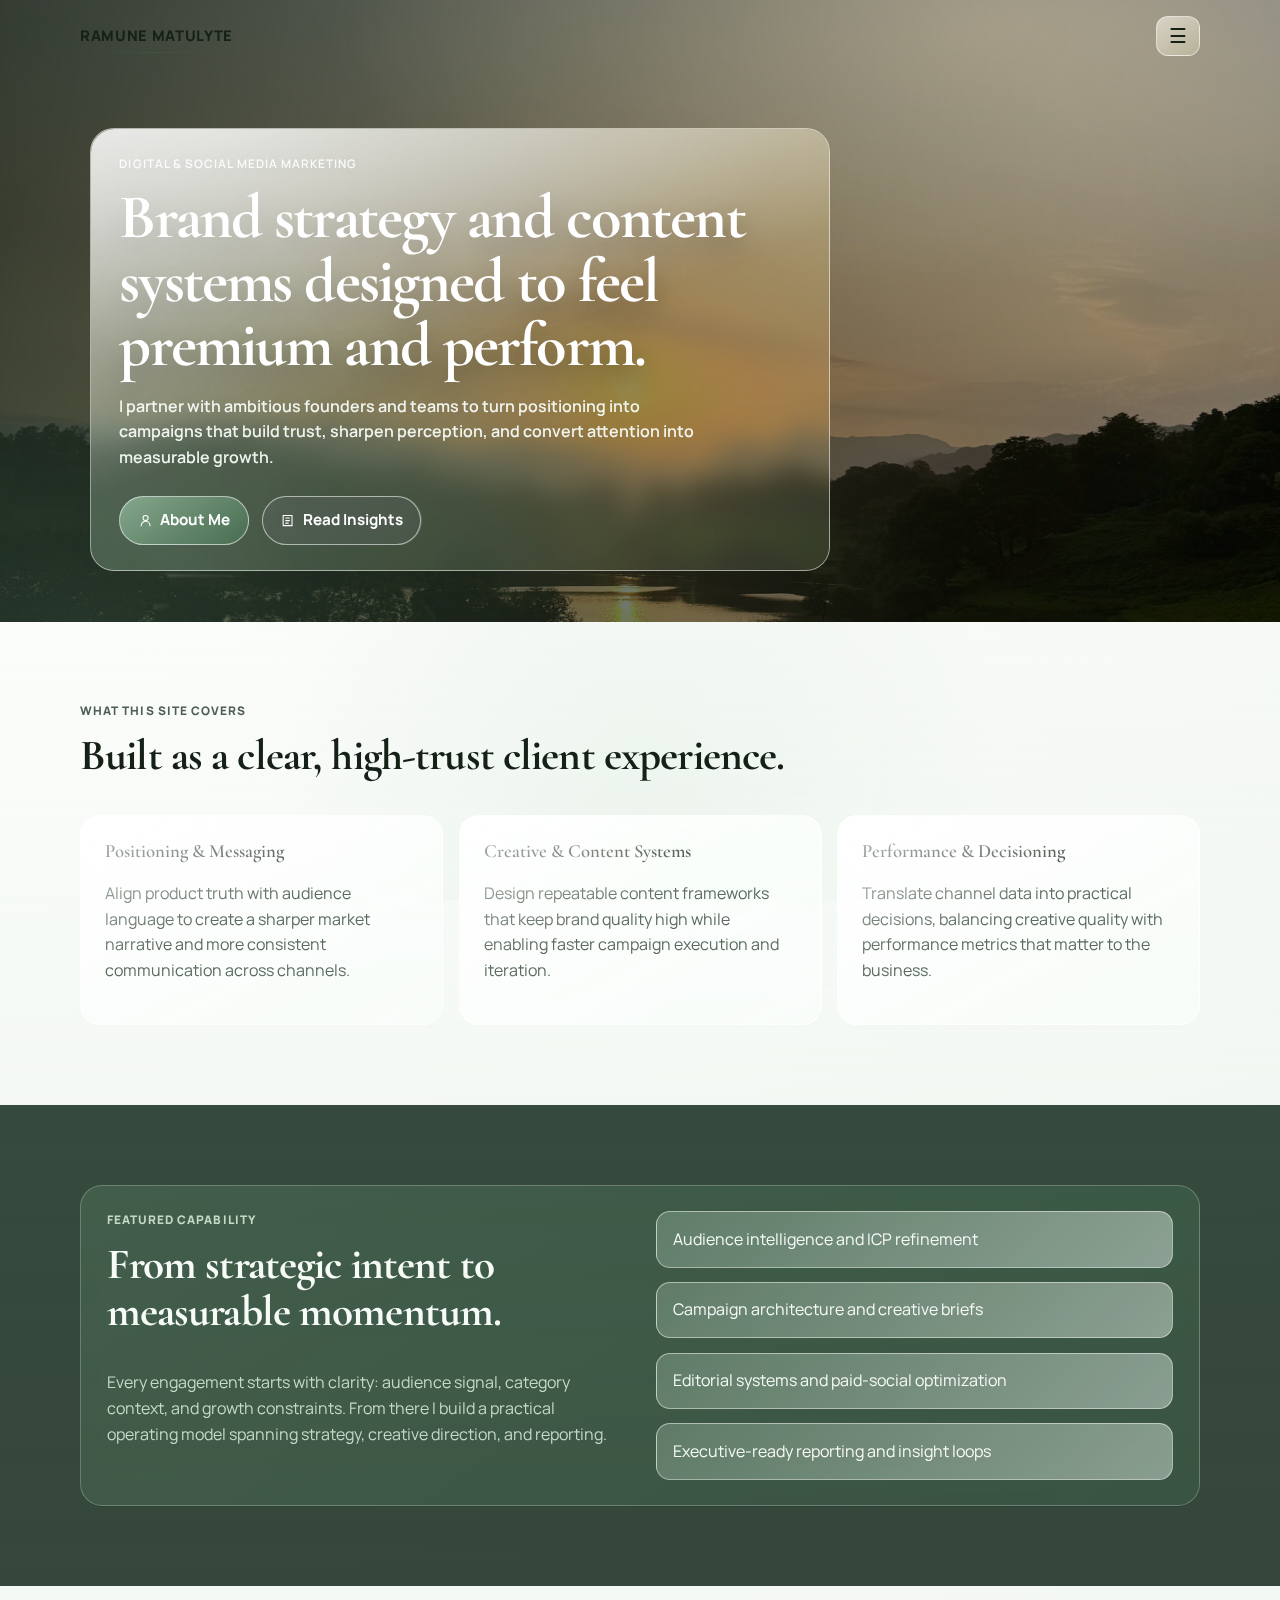
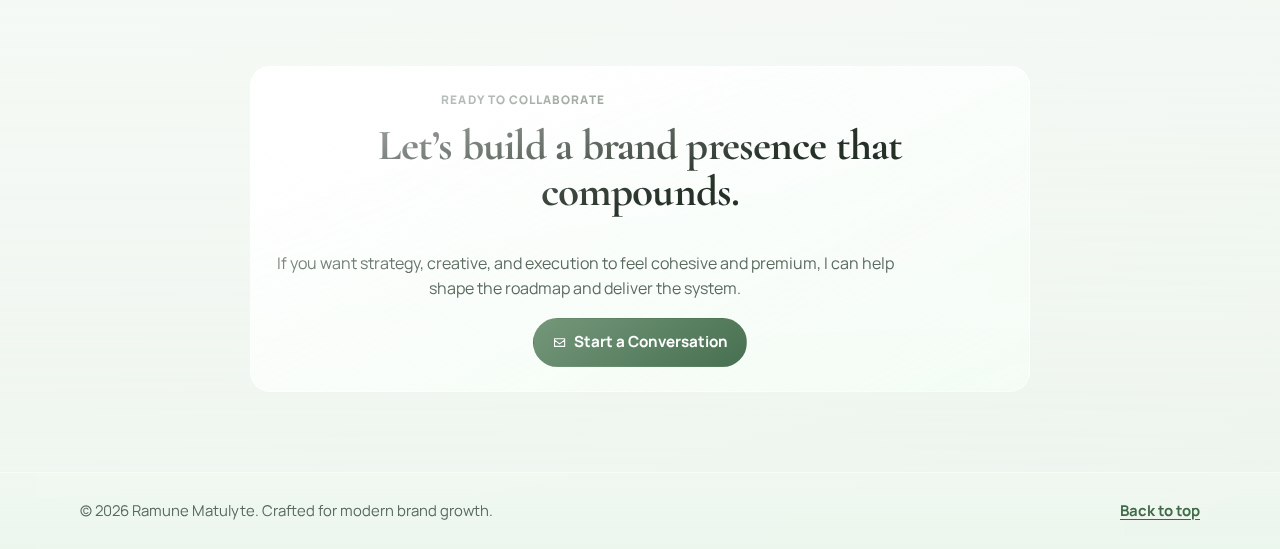
<file: index.html>
<!doctype html>
<html lang="en">
<head>
  <meta charset="UTF-8">
  <meta name="viewport" content="width=device-width, initial-scale=1.0">
  <title>Ramune Matulyte | Digital & Social Media Marketing</title>
  <link rel="preconnect" href="https://fonts.googleapis.com">
  <link rel="preconnect" href="https://fonts.gstatic.com" crossorigin>
  <link href="https://fonts.googleapis.com/css2?family=Cormorant+Garamond:wght@500;600;700&family=Manrope:wght@400;500;600;700;800&display=swap" rel="stylesheet">
  <link rel="stylesheet" href="styles.css">
</head>
<body class="home-page">
  <header class="site-header">
    <div class="container nav-wrap">
      <a href="index.html" class="brand">Ramune Matulyte</a>
      <details class="menu-dropdown">
        <summary class="menu-toggle" aria-label="Open navigation menu">☰</summary>
        <nav class="dropdown-nav">
          <a href="index.html" class="active"><svg class="icon" viewBox="0 0 24 24" fill="none" aria-hidden="true"><path d="M3 11.5 12 4l9 7.5V20H3v-8.5Z" stroke="currentColor" stroke-width="1.7" stroke-linejoin="round"/></svg><span>Home</span></a>
          <a href="about.html"><svg class="icon" viewBox="0 0 24 24" fill="none" aria-hidden="true"><path d="M12 12a4 4 0 1 0 0-8 4 4 0 0 0 0 8Zm7 8a7 7 0 0 0-14 0" stroke="currentColor" stroke-width="1.7" stroke-linecap="round"/></svg><span>About Me</span></a>
          <a href="blogs.html"><svg class="icon" viewBox="0 0 24 24" fill="none" aria-hidden="true"><path d="M5 4h14v16H5zM9 8h6M9 12h6M9 16h4" stroke="currentColor" stroke-width="1.7" stroke-linecap="round"/></svg><span>Blogs</span></a>
          <a href="cv.html"><svg class="icon" viewBox="0 0 24 24" fill="none" aria-hidden="true"><path d="M7 3h8l4 4v14H7zM15 3v4h4M10 12h6M10 16h6" stroke="currentColor" stroke-width="1.7" stroke-linecap="round" stroke-linejoin="round"/></svg><span>CV</span></a>
          <a href="#contact"><svg class="icon" viewBox="0 0 24 24" fill="none" aria-hidden="true"><path d="M4 6h16v12H4zM4 8l8 6 8-6" stroke="currentColor" stroke-width="1.7" stroke-linejoin="round"/></svg><span>Contact</span></a>
        </nav>
      </details>
    </div>
  </header>

  <main>
    <section class="hero hero-image" id="top" aria-label="Lake District landscape">
      <img src="langdale_sunset.jpg" alt="Langdale sunset over mountain landscape" class="hero-banner-image home-hero-image">
      <div class="hero-overlay" aria-hidden="true"></div>
      <div class="container hero-content">
        <div class="hero-copy">
          <p class="eyebrow">Digital & Social Media Marketing</p>
          <h1>Brand strategy and content systems designed to feel premium and perform.</h1>
          <p>
            I partner with ambitious founders and teams to turn positioning into campaigns that
            build trust, sharpen perception, and convert attention into measurable growth.
          </p>
          <div class="hero-actions">
            <a href="about.html" class="btn btn-solid"><svg class="icon" viewBox="0 0 24 24" fill="none" aria-hidden="true"><path d="M12 12a4 4 0 1 0 0-8 4 4 0 0 0 0 8Zm7 8a7 7 0 0 0-14 0" stroke="currentColor" stroke-width="1.7" stroke-linecap="round"/></svg><span>About Me</span></a>
            <a href="blogs.html" class="btn btn-outline"><svg class="icon" viewBox="0 0 24 24" fill="none" aria-hidden="true"><path d="M5 4h14v16H5zM9 8h6M9 12h6M9 16h4" stroke="currentColor" stroke-width="1.7" stroke-linecap="round"/></svg><span>Read Insights</span></a>
          </div>
        </div>
      </div>
    </section>

    <section class="section section-light">
      <div class="container">
        <p class="eyebrow">What This Site Covers</p>
        <h2>Built as a clear, high-trust client experience.</h2>
        <div class="card-grid three-up">
          <article class="info-card">
            <h3>Positioning & Messaging</h3>
            <p>
              Align product truth with audience language to create a sharper market narrative and
              more consistent communication across channels.
            </p>
          </article>
          <article class="info-card">
            <h3>Creative & Content Systems</h3>
            <p>
              Design repeatable content frameworks that keep brand quality high while enabling
              faster campaign execution and iteration.
            </p>
          </article>
          <article class="info-card">
            <h3>Performance & Decisioning</h3>
            <p>
              Translate channel data into practical decisions, balancing creative quality with
              performance metrics that matter to the business.
            </p>
          </article>
        </div>
      </div>
    </section>

    <section class="section section-dark">
      <div class="container split">
        <div>
          <p class="eyebrow">Featured Capability</p>
          <h2>From strategic intent to measurable momentum.</h2>
          <p>
            Every engagement starts with clarity: audience signal, category context, and growth constraints.
            From there I build a practical operating model spanning strategy, creative direction, and reporting.
          </p>
        </div>
        <ul class="feature-list">
          <li>Audience intelligence and ICP refinement</li>
          <li>Campaign architecture and creative briefs</li>
          <li>Editorial systems and paid-social optimization</li>
          <li>Executive-ready reporting and insight loops</li>
        </ul>
      </div>
    </section>

    <section class="section section-light" id="contact">
      <div class="container cta-panel">
        <p class="eyebrow">Ready to Collaborate</p>
        <h2>Let’s build a brand presence that compounds.</h2>
        <p>
          If you want strategy, creative, and execution to feel cohesive and premium,
          I can help shape the roadmap and deliver the system.
        </p>
        <a href="mailto:your@email.com" class="btn btn-solid"><svg class="icon" viewBox="0 0 24 24" fill="none" aria-hidden="true"><path d="M4 6h16v12H4zM4 8l8 6 8-6" stroke="currentColor" stroke-width="1.7" stroke-linejoin="round"/></svg><span>Start a Conversation</span></a>
      </div>
    </section>
  </main>

  <footer class="site-footer">
    <div class="container footer-wrap">
      <p>© 2026 Ramune Matulyte. Crafted for modern brand growth.</p>
      <a href="#top">Back to top</a>
    </div>
  </footer>
</body>
</html>
</file>
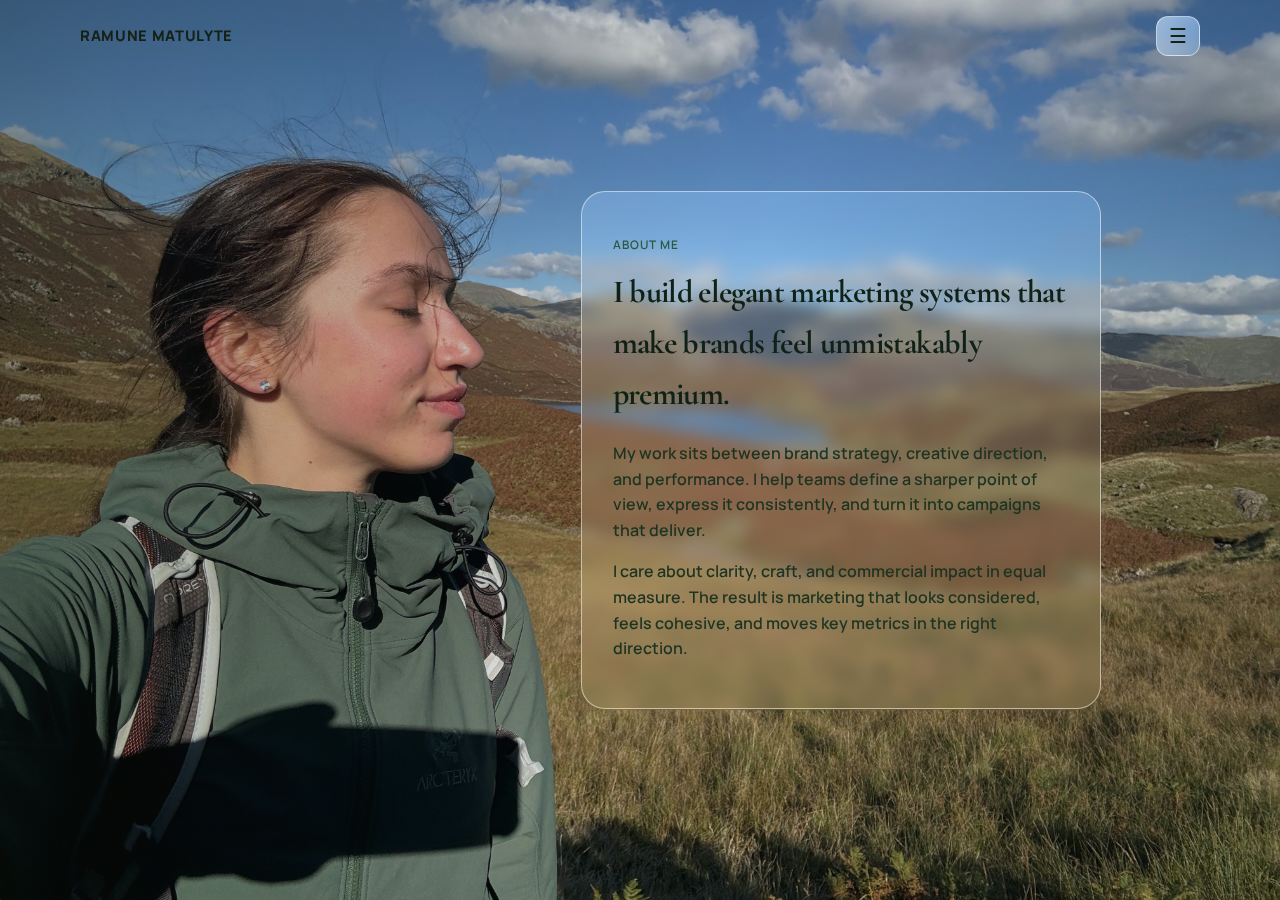
<file: about.html>
<!doctype html>
<html lang="en">
<head>
  <meta charset="UTF-8">
  <meta name="viewport" content="width=device-width, initial-scale=1.0">
  <title>About Me | Ramune Matulyte</title>
  <link rel="preconnect" href="https://fonts.googleapis.com">
  <link rel="preconnect" href="https://fonts.gstatic.com" crossorigin>
  <link href="https://fonts.googleapis.com/css2?family=Cormorant+Garamond:wght@500;600;700&family=Manrope:wght@400;500;600;700;800&display=swap" rel="stylesheet">
  <link rel="stylesheet" href="styles.css">
</head>
<body class="about-page">
  <header class="site-header">
    <div class="container nav-wrap">
      <a href="index.html" class="brand">Ramune Matulyte</a>
      <details class="menu-dropdown">
        <summary class="menu-toggle" aria-label="Open navigation menu">☰</summary>
        <nav class="dropdown-nav">
          <a href="index.html"><svg class="icon" viewBox="0 0 24 24" fill="none" aria-hidden="true"><path d="M3 11.5 12 4l9 7.5V20H3v-8.5Z" stroke="currentColor" stroke-width="1.7" stroke-linejoin="round"/></svg><span>Home</span></a>
          <a href="about.html" class="active"><svg class="icon" viewBox="0 0 24 24" fill="none" aria-hidden="true"><path d="M12 12a4 4 0 1 0 0-8 4 4 0 0 0 0 8Zm7 8a7 7 0 0 0-14 0" stroke="currentColor" stroke-width="1.7" stroke-linecap="round"/></svg><span>About Me</span></a>
          <a href="blogs.html"><svg class="icon" viewBox="0 0 24 24" fill="none" aria-hidden="true"><path d="M5 4h14v16H5zM9 8h6M9 12h6M9 16h4" stroke="currentColor" stroke-width="1.7" stroke-linecap="round"/></svg><span>Blogs</span></a>
          <a href="cv.html"><svg class="icon" viewBox="0 0 24 24" fill="none" aria-hidden="true"><path d="M7 3h8l4 4v14H7zM15 3v4h4M10 12h6M10 16h6" stroke="currentColor" stroke-width="1.7" stroke-linecap="round" stroke-linejoin="round"/></svg><span>CV</span></a>
          <a href="index.html#contact"><svg class="icon" viewBox="0 0 24 24" fill="none" aria-hidden="true"><path d="M4 6h16v12H4zM4 8l8 6 8-6" stroke="currentColor" stroke-width="1.7" stroke-linejoin="round"/></svg><span>Contact</span></a>
        </nav>
      </details>
    </div>
  </header>

  <main class="about-hero-full">
    <section class="about-overlay-layout">
      <div class="container about-overlay-wrap">
        <article class="about-overlay-card">
          <p class="eyebrow">About Me</p>
          <h1>I build elegant marketing systems that make brands feel unmistakably premium.</h1>
          <p>
            My work sits between brand strategy, creative direction, and performance. I help teams
            define a sharper point of view, express it consistently, and turn it into campaigns that deliver.
          </p>
          <p>
            I care about clarity, craft, and commercial impact in equal measure. The result is marketing
            that looks considered, feels cohesive, and moves key metrics in the right direction.
          </p>
        </article>
      </div>
    </section>
  </main>
</body>
</html>
</file>
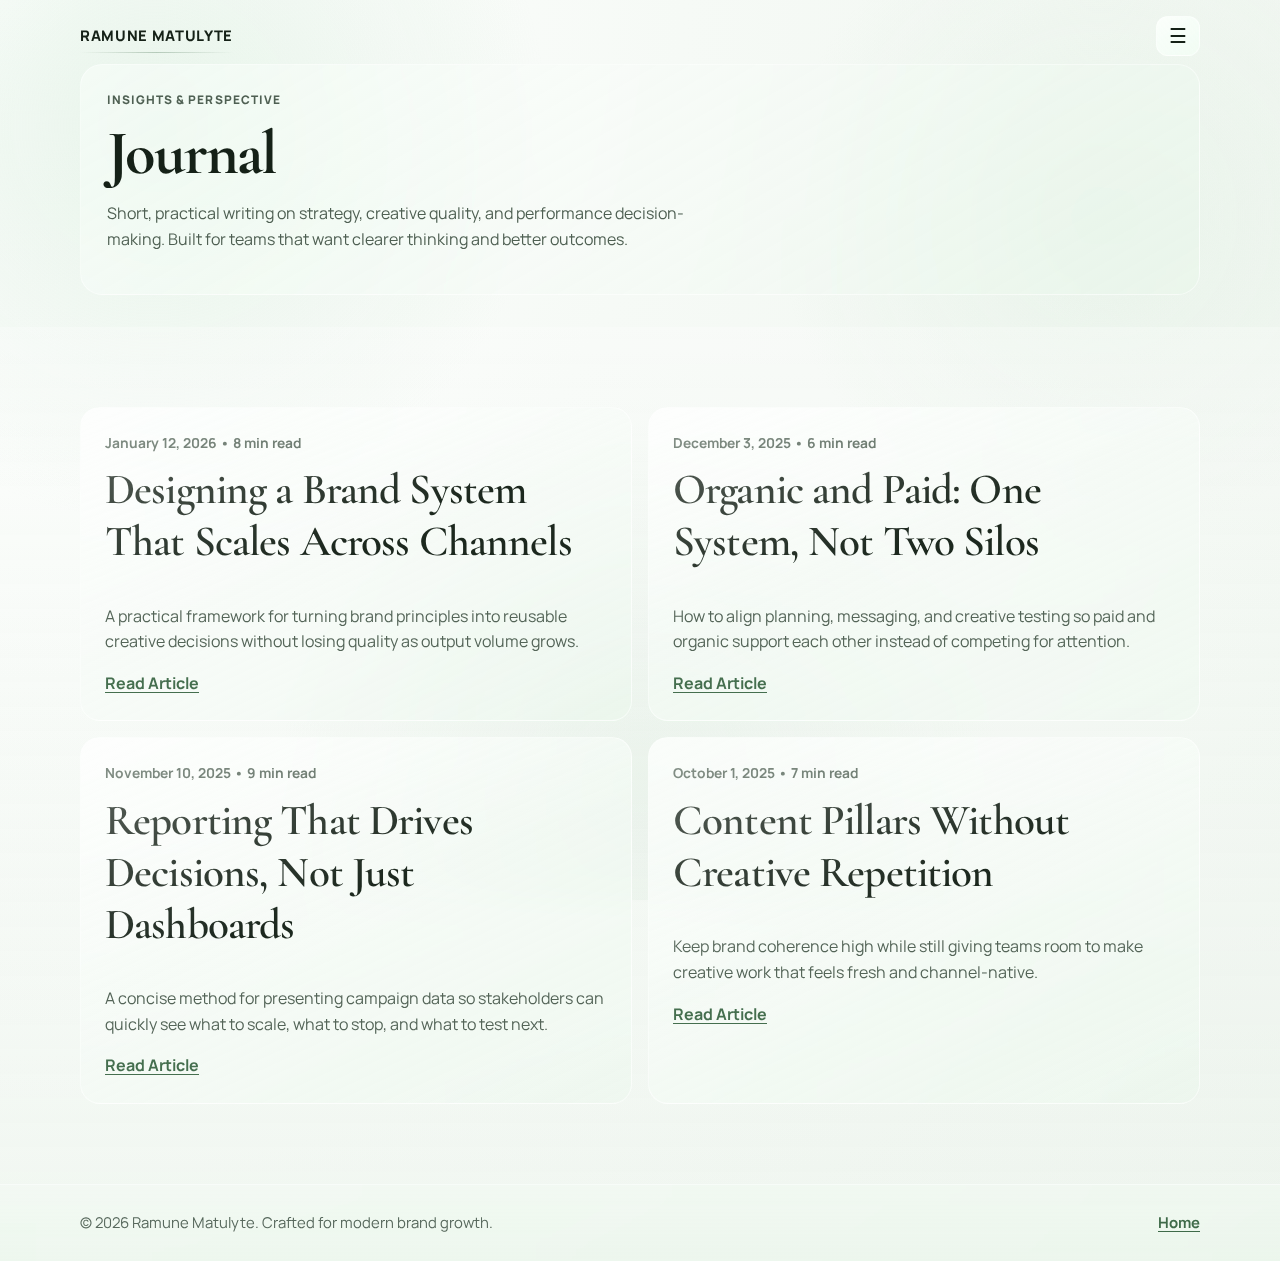
<file: blogs.html>
<!doctype html>
<html lang="en">
<head>
  <meta charset="UTF-8">
  <meta name="viewport" content="width=device-width, initial-scale=1.0">
  <title>Blogs | Ramune Matulyte</title>
  <link rel="preconnect" href="https://fonts.googleapis.com">
  <link rel="preconnect" href="https://fonts.gstatic.com" crossorigin>
  <link href="https://fonts.googleapis.com/css2?family=Cormorant+Garamond:wght@500;600;700&family=Manrope:wght@400;500;600;700;800&display=swap" rel="stylesheet">
  <link rel="stylesheet" href="styles.css">
</head>
<body>
  <header class="site-header">
    <div class="container nav-wrap">
      <a href="index.html" class="brand">Ramune Matulyte</a>
      <details class="menu-dropdown">
        <summary class="menu-toggle" aria-label="Open navigation menu">☰</summary>
        <nav class="dropdown-nav">
          <a href="index.html"><svg class="icon" viewBox="0 0 24 24" fill="none" aria-hidden="true"><path d="M3 11.5 12 4l9 7.5V20H3v-8.5Z" stroke="currentColor" stroke-width="1.7" stroke-linejoin="round"/></svg><span>Home</span></a>
          <a href="about.html"><svg class="icon" viewBox="0 0 24 24" fill="none" aria-hidden="true"><path d="M12 12a4 4 0 1 0 0-8 4 4 0 0 0 0 8Zm7 8a7 7 0 0 0-14 0" stroke="currentColor" stroke-width="1.7" stroke-linecap="round"/></svg><span>About Me</span></a>
          <a href="blogs.html" class="active"><svg class="icon" viewBox="0 0 24 24" fill="none" aria-hidden="true"><path d="M5 4h14v16H5zM9 8h6M9 12h6M9 16h4" stroke="currentColor" stroke-width="1.7" stroke-linecap="round"/></svg><span>Blogs</span></a>
          <a href="cv.html"><svg class="icon" viewBox="0 0 24 24" fill="none" aria-hidden="true"><path d="M7 3h8l4 4v14H7zM15 3v4h4M10 12h6M10 16h6" stroke="currentColor" stroke-width="1.7" stroke-linecap="round" stroke-linejoin="round"/></svg><span>CV</span></a>
          <a href="index.html#contact"><svg class="icon" viewBox="0 0 24 24" fill="none" aria-hidden="true"><path d="M4 6h16v12H4zM4 8l8 6 8-6" stroke="currentColor" stroke-width="1.7" stroke-linejoin="round"/></svg><span>Contact</span></a>
        </nav>
      </details>
    </div>
  </header>

  <main>
    <section class="page-hero">
      <div class="container">
        <p class="eyebrow">Insights & Perspective</p>
        <h1>Journal</h1>
        <p>
          Short, practical writing on strategy, creative quality, and performance decision-making.
          Built for teams that want clearer thinking and better outcomes.
        </p>
      </div>
    </section>

    <section class="section section-light">
      <div class="container card-grid two-up">
        <article class="post-card">
          <p class="post-meta">January 12, 2026 • 8 min read</p>
          <h2>Designing a Brand System That Scales Across Channels</h2>
          <p>
            A practical framework for turning brand principles into reusable creative decisions
            without losing quality as output volume grows.
          </p>
          <a href="#">Read Article</a>
        </article>

        <article class="post-card">
          <p class="post-meta">December 3, 2025 • 6 min read</p>
          <h2>Organic and Paid: One System, Not Two Silos</h2>
          <p>
            How to align planning, messaging, and creative testing so paid and organic support each other
            instead of competing for attention.
          </p>
          <a href="#">Read Article</a>
        </article>

        <article class="post-card">
          <p class="post-meta">November 10, 2025 • 9 min read</p>
          <h2>Reporting That Drives Decisions, Not Just Dashboards</h2>
          <p>
            A concise method for presenting campaign data so stakeholders can quickly see
            what to scale, what to stop, and what to test next.
          </p>
          <a href="#">Read Article</a>
        </article>

        <article class="post-card">
          <p class="post-meta">October 1, 2025 • 7 min read</p>
          <h2>Content Pillars Without Creative Repetition</h2>
          <p>
            Keep brand coherence high while still giving teams room to make creative work
            that feels fresh and channel-native.
          </p>
          <a href="#">Read Article</a>
        </article>
      </div>
    </section>
  </main>

  <footer class="site-footer">
    <div class="container footer-wrap">
      <p>© 2026 Ramune Matulyte. Crafted for modern brand growth.</p>
      <a href="index.html">Home</a>
    </div>
  </footer>
</body>
</html>
</file>
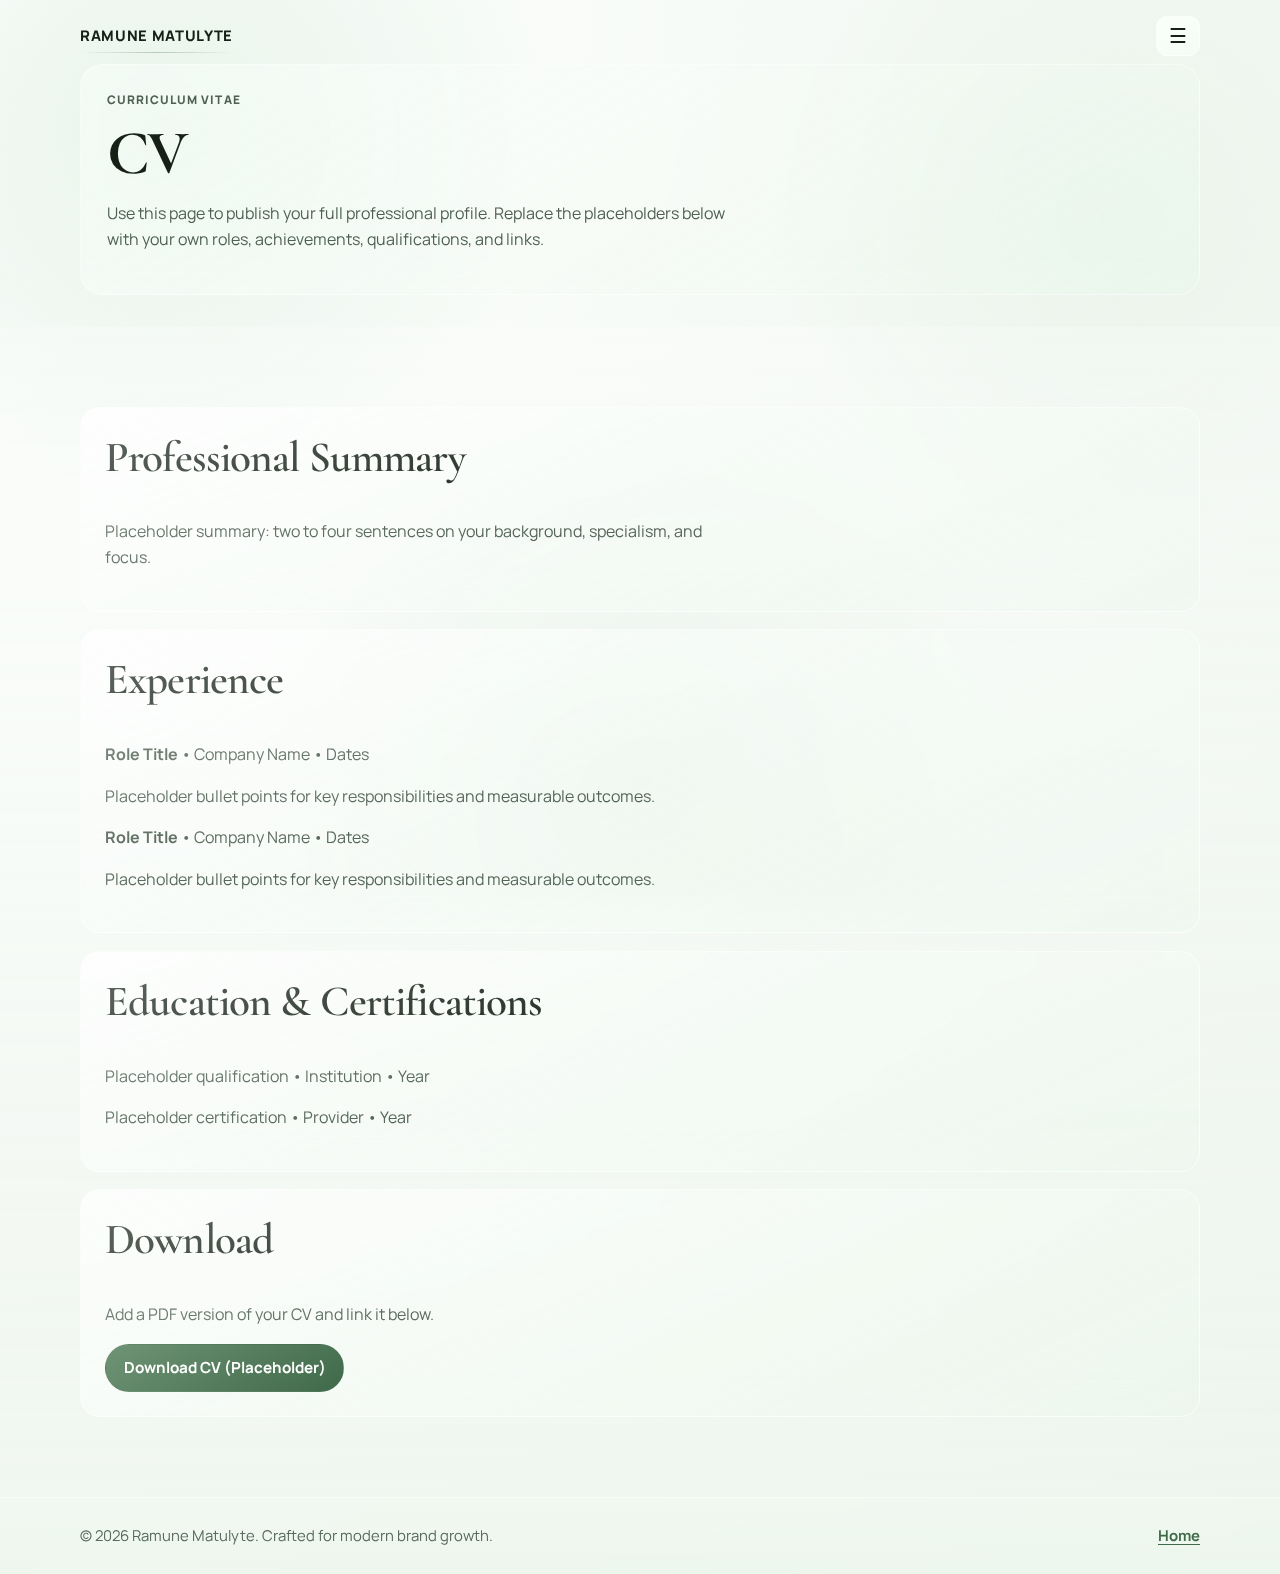
<file: cv.html>
<!doctype html>
<html lang="en">
<head>
  <meta charset="UTF-8">
  <meta name="viewport" content="width=device-width, initial-scale=1.0">
  <title>CV | Ramune Matulyte</title>
  <link rel="preconnect" href="https://fonts.googleapis.com">
  <link rel="preconnect" href="https://fonts.gstatic.com" crossorigin>
  <link href="https://fonts.googleapis.com/css2?family=Cormorant+Garamond:wght@500;600;700&family=Manrope:wght@400;500;600;700;800&display=swap" rel="stylesheet">
  <link rel="stylesheet" href="styles.css">
</head>
<body>
  <header class="site-header">
    <div class="container nav-wrap">
      <a href="index.html" class="brand">Ramune Matulyte</a>
      <details class="menu-dropdown">
        <summary class="menu-toggle" aria-label="Open navigation menu">☰</summary>
        <nav class="dropdown-nav">
          <a href="index.html"><svg class="icon" viewBox="0 0 24 24" fill="none" aria-hidden="true"><path d="M3 11.5 12 4l9 7.5V20H3v-8.5Z" stroke="currentColor" stroke-width="1.7" stroke-linejoin="round"/></svg><span>Home</span></a>
          <a href="about.html"><svg class="icon" viewBox="0 0 24 24" fill="none" aria-hidden="true"><path d="M12 12a4 4 0 1 0 0-8 4 4 0 0 0 0 8Zm7 8a7 7 0 0 0-14 0" stroke="currentColor" stroke-width="1.7" stroke-linecap="round"/></svg><span>About Me</span></a>
          <a href="blogs.html"><svg class="icon" viewBox="0 0 24 24" fill="none" aria-hidden="true"><path d="M5 4h14v16H5zM9 8h6M9 12h6M9 16h4" stroke="currentColor" stroke-width="1.7" stroke-linecap="round"/></svg><span>Blogs</span></a>
          <a href="cv.html" class="active"><svg class="icon" viewBox="0 0 24 24" fill="none" aria-hidden="true"><path d="M7 3h8l4 4v14H7zM15 3v4h4M10 12h6M10 16h6" stroke="currentColor" stroke-width="1.7" stroke-linecap="round" stroke-linejoin="round"/></svg><span>CV</span></a>
          <a href="index.html#contact"><svg class="icon" viewBox="0 0 24 24" fill="none" aria-hidden="true"><path d="M4 6h16v12H4zM4 8l8 6 8-6" stroke="currentColor" stroke-width="1.7" stroke-linejoin="round"/></svg><span>Contact</span></a>
        </nav>
      </details>
    </div>
  </header>

  <main>
    <section class="page-hero">
      <div class="container">
        <p class="eyebrow">Curriculum Vitae</p>
        <h1>CV</h1>
        <p>
          Use this page to publish your full professional profile. Replace the placeholders below
          with your own roles, achievements, qualifications, and links.
        </p>
      </div>
    </section>

    <section class="section section-light">
      <div class="container stack">
        <article class="case-card">
          <h2>Professional Summary</h2>
          <p>Placeholder summary: two to four sentences on your background, specialism, and focus.</p>
        </article>

        <article class="case-card">
          <h2>Experience</h2>
          <p><strong>Role Title</strong> • Company Name • Dates</p>
          <p>Placeholder bullet points for key responsibilities and measurable outcomes.</p>
          <p><strong>Role Title</strong> • Company Name • Dates</p>
          <p>Placeholder bullet points for key responsibilities and measurable outcomes.</p>
        </article>

        <article class="case-card">
          <h2>Education & Certifications</h2>
          <p>Placeholder qualification • Institution • Year</p>
          <p>Placeholder certification • Provider • Year</p>
        </article>

        <article class="case-card">
          <h2>Download</h2>
          <p>Add a PDF version of your CV and link it below.</p>
          <a href="#" class="btn btn-solid">Download CV (Placeholder)</a>
        </article>
      </div>
    </section>
  </main>

  <footer class="site-footer">
    <div class="container footer-wrap">
      <p>© 2026 Ramune Matulyte. Crafted for modern brand growth.</p>
      <a href="index.html">Home</a>
    </div>
  </footer>
</body>
</html>
</file>
<file: styles.css>
:root {
  --bg: #ffffff;
  --surface: #ffffff;
  --surface-soft: #f3f7f3;
  --text: #152117;
  --text-muted: #4f6053;
  --line: #d6e1d7;
  --accent: #6f9375;
  --accent-deep: #3f6a49;
  --accent-soft: #e8f1e8;
  --accent-soft-2: #dcebdd;
  --dark: #213629;
  --glass-bg: rgba(255, 255, 255, 0.5);
  --glass-strong: rgba(255, 255, 255, 0.68);
  --glass-dark: rgba(21, 36, 25, 0.52);
  --glass-line: rgba(255, 255, 255, 0.5);
  --glass-shadow: 0 14px 38px rgba(20, 39, 24, 0.14);
  --glass-specular: rgba(255, 255, 255, 0.78);
  --glass-specular-soft: rgba(255, 255, 255, 0.38);
  --font-display: "Cormorant Garamond", Georgia, serif;
}

* {
  box-sizing: border-box;
}

html,
body {
  margin: 0;
  padding: 0;
}

html {
  scroll-behavior: smooth;
}

body {
  font-family: "Manrope", sans-serif;
  color: var(--text);
  background: radial-gradient(circle at top left, #ffffff 0%, #f6faf6 38%, #edf4ed 100%);
  line-height: 1.6;
  position: relative;
}

body::before {
  content: "";
  position: fixed;
  inset: 0;
  pointer-events: none;
  z-index: -1;
  background:
    radial-gradient(680px circle at 12% 14%, rgba(212, 236, 217, 0.52), transparent 58%),
    radial-gradient(520px circle at 86% 24%, rgba(227, 241, 229, 0.58), transparent 62%),
    radial-gradient(560px circle at 50% 86%, rgba(214, 231, 217, 0.42), transparent 64%);
}

body::after {
  content: "";
  position: fixed;
  inset: 0;
  pointer-events: none;
  z-index: -1;
  opacity: 0.14;
  background-image:
    radial-gradient(rgba(255, 255, 255, 0.42) 0.5px, transparent 0.5px),
    radial-gradient(rgba(17, 37, 24, 0.05) 0.5px, transparent 0.5px);
  background-size: 3px 3px, 5px 5px;
  background-position: 0 0, 1px 1px;
}

.container {
  width: min(1120px, calc(100% - 3rem));
  margin: 0 auto;
}

.site-header {
  position: absolute;
  top: 0;
  left: 0;
  right: 0;
  z-index: 120;
  background: transparent;
  border-bottom: 0;
  box-shadow: none;
  backdrop-filter: none;
  -webkit-backdrop-filter: none;
}

.nav-wrap {
  min-height: 72px;
  display: flex;
  align-items: center;
  justify-content: space-between;
  gap: 1.5rem;
  position: relative;
  z-index: 121;
}

.brand {
  text-decoration: none;
  color: var(--text);
  font-weight: 800;
  letter-spacing: 0.045em;
  text-transform: uppercase;
  font-size: 0.92rem;
  position: relative;
}

.brand::after {
  content: "";
  position: absolute;
  left: 0;
  right: 0;
  bottom: -0.32rem;
  height: 1px;
  background: linear-gradient(90deg, rgba(255, 255, 255, 0), rgba(63, 106, 73, 0.45), rgba(255, 255, 255, 0));
  opacity: 0.7;
}

.menu-dropdown {
  position: relative;
  z-index: 140;
}

.menu-toggle {
  list-style: none;
  cursor: pointer;
  border: 1px solid rgba(255, 255, 255, 0.52);
  background: linear-gradient(145deg, rgba(255, 255, 255, 0.56), rgba(232, 245, 235, 0.26));
  box-shadow: 0 10px 24px rgba(20, 38, 26, 0.18);
  backdrop-filter: blur(12px) saturate(165%) contrast(110%);
  -webkit-backdrop-filter: blur(12px) saturate(165%) contrast(110%);
  border-radius: 12px;
  width: 44px;
  height: 40px;
  display: grid;
  place-items: center;
  font-size: 1.25rem;
  line-height: 1;
  color: var(--text);
  transition: transform 0.22s ease, box-shadow 0.22s ease, background 0.22s ease;
}

.menu-toggle:hover {
  transform: translateY(-1px) scale(1.01);
  box-shadow: 0 12px 28px rgba(20, 38, 26, 0.2);
}

.menu-toggle::-webkit-details-marker {
  display: none;
}

.dropdown-nav {
  position: absolute;
  right: 0;
  top: calc(100% + 0.55rem);
  z-index: 150;
  width: min(240px, 78vw);
  display: grid;
  gap: 0.35rem;
  padding: 0.55rem;
  border-radius: 14px;
  border: 1px solid rgba(255, 255, 255, 0.56);
  background: linear-gradient(148deg, rgba(255, 255, 255, 0.72), rgba(236, 247, 238, 0.42));
  box-shadow:
    0 24px 44px rgba(12, 24, 16, 0.22),
    0 8px 18px rgba(18, 34, 23, 0.14);
  backdrop-filter: blur(14px) saturate(170%) contrast(108%);
  -webkit-backdrop-filter: blur(14px) saturate(170%) contrast(108%);
}

.dropdown-nav a {
  text-decoration: none;
  color: var(--text);
  font-weight: 650;
  padding: 0.55rem 0.7rem;
  border-radius: 10px;
  display: flex;
  align-items: center;
  gap: 0.5rem;
  transition: background 0.2s ease, color 0.2s ease, transform 0.2s ease;
}

.dropdown-nav a:hover,
.dropdown-nav a.active {
  background: rgba(223, 237, 226, 0.72);
  color: var(--accent-deep);
  transform: translateX(2px);
}

.main-nav {
  display: flex;
  align-items: center;
  gap: 1.25rem;
}

.main-nav a {
  text-decoration: none;
  color: var(--text-muted);
  font-weight: 600;
  padding: 0.45rem 0.75rem;
  border-radius: 999px;
  background: rgba(255, 255, 255, 0.36);
  border: 1px solid rgba(255, 255, 255, 0.35);
  backdrop-filter: blur(8px) saturate(140%);
  -webkit-backdrop-filter: blur(8px) saturate(140%);
  transition: color 0.2s ease, background 0.2s ease;
}

.main-nav a:hover,
.main-nav a.active {
  color: var(--accent-deep);
  background: linear-gradient(125deg, rgba(232, 241, 232, 0.8), rgba(220, 235, 221, 0.7));
}

.main-nav a.active {
  box-shadow: inset 0 0 0 1px rgba(111, 147, 117, 0.28);
}

.btn {
  display: inline-flex;
  align-items: center;
  justify-content: center;
  padding: 0.7rem 1.1rem;
  border-radius: 999px;
  text-decoration: none;
  font-weight: 700;
  font-size: 0.95rem;
  border: 1px solid transparent;
  transition: transform 0.2s ease, box-shadow 0.2s ease, background 0.2s ease;
  gap: 0.45rem;
  position: relative;
  overflow: hidden;
}

.icon {
  width: 0.95rem;
  height: 0.95rem;
  display: inline-block;
  color: currentColor;
  flex: 0 0 auto;
}

.btn:hover {
  transform: translateY(-1px);
}

.btn::after {
  content: "";
  position: absolute;
  top: -10%;
  left: -120%;
  width: 42%;
  height: 120%;
  transform: skewX(-18deg);
  background: linear-gradient(90deg, rgba(255, 255, 255, 0), rgba(255, 255, 255, 0.42), rgba(255, 255, 255, 0));
  transition: left 0.42s ease;
  pointer-events: none;
}

.btn:hover::after {
  left: 130%;
}

.btn-solid {
  background: linear-gradient(145deg, var(--accent), var(--accent-deep));
  color: #fff;
  box-shadow: 0 10px 25px rgba(63, 106, 73, 0.24);
}

.btn-outline {
  border-color: rgba(255, 255, 255, 0.64);
  color: var(--text);
  background: linear-gradient(130deg, rgba(255, 255, 255, 0.58), rgba(233, 244, 235, 0.52));
  box-shadow: 0 8px 24px rgba(22, 40, 27, 0.1);
  backdrop-filter: blur(10px) saturate(145%);
  -webkit-backdrop-filter: blur(10px) saturate(145%);
}

.site-header .btn {
  border: 1px solid rgba(255, 255, 255, 0.48);
  background: linear-gradient(130deg, rgba(255, 255, 255, 0.34), rgba(228, 242, 231, 0.24));
  box-shadow: 0 8px 22px rgba(20, 38, 26, 0.16);
  backdrop-filter: blur(12px) saturate(145%);
  -webkit-backdrop-filter: blur(12px) saturate(145%);
}

.site-header .btn:hover {
  background: linear-gradient(130deg, rgba(255, 255, 255, 0.42), rgba(228, 242, 231, 0.32));
}

.hero {
  padding: 4rem 0 2.25rem;
  position: relative;
  min-height: auto;
}

.hero.hero-image {
  padding: 0;
  min-height: clamp(360px, 46vw, 560px);
  display: flex;
  align-items: flex-end;
  overflow: hidden;
}

.hero-content {
  position: relative;
  z-index: 4;
  width: 100%;
  padding: clamp(5.5rem, 10vw, 8.5rem) 0 clamp(2.2rem, 4vw, 3.2rem);
}

.hero.hero-image .hero-copy {
  padding-inline: clamp(0.5rem, 2vw, 1.5rem);
}

.home-page .hero.hero-image .hero-copy {
  position: relative;
  width: min(740px, 100%);
  margin-left: clamp(2rem, 7vw, 6.5rem);
  padding: clamp(1rem, 2.2vw, 1.6rem) clamp(1rem, 2.4vw, 1.8rem);
  border-radius: 24px;
  border: 1px solid rgba(255, 255, 255, 0.52);
  background: linear-gradient(145deg, rgba(255, 255, 255, 0.3), rgba(224, 240, 228, 0.12));
  box-shadow:
    0 34px 62px rgba(10, 21, 14, 0.34),
    0 10px 22px rgba(20, 38, 26, 0.2),
    14px 14px 0 rgba(18, 33, 22, 0.09);
  backdrop-filter: blur(12px) saturate(170%) contrast(112%);
  -webkit-backdrop-filter: blur(12px) saturate(170%) contrast(112%);
}

.home-page .hero.hero-image .hero-copy::after {
  content: "";
  position: absolute;
  inset: 0;
  border-radius: inherit;
  pointer-events: none;
  background:
    linear-gradient(160deg, var(--glass-specular) 0%, rgba(255, 255, 255, 0.05) 52%),
    radial-gradient(140% 90% at 18% 0%, var(--glass-specular-soft) 0%, rgba(255, 255, 255, 0) 55%);
}

.hero-stage {
  position: static;
}

.hero-grid {
  display: grid;
  grid-template-columns: 1fr;
  gap: 2.5rem;
  align-items: center;
}

.eyebrow {
  margin: 0 0 0.7rem;
  letter-spacing: 0.09em;
  font-size: 0.74rem;
  text-transform: uppercase;
  font-weight: 800;
  color: #4c5e50;
}

.hero-copy h1,
.page-hero h1 {
  margin: 0;
  font-family: var(--font-display);
  font-size: clamp(2rem, 6vw, 3.9rem);
  line-height: 1.03;
  letter-spacing: -0.03em;
  text-wrap: balance;
}

.hero-copy p,
.page-hero p,
.section p {
  color: var(--text-muted);
  max-width: 62ch;
}

.hero.hero-image .hero-copy h1 {
  color: #ffffff;
  font-weight: 800;
  text-shadow: 0 10px 26px rgba(0, 0, 0, 0.38);
}

.hero.hero-image .hero-copy p {
  color: rgba(245, 251, 246, 0.96);
  max-width: 60ch;
  font-weight: 600;
}

.hero.hero-image .eyebrow {
  color: #e8f4e9;
  text-shadow: 0 2px 8px rgba(0, 0, 0, 0.25);
}

.hero.hero-image .btn-outline {
  border-color: rgba(255, 255, 255, 0.72);
  color: #ffffff;
  background: rgba(20, 34, 25, 0.36);
  backdrop-filter: blur(2px);
}

.hero.hero-image .btn-outline:hover {
  background: rgba(20, 34, 25, 0.52);
}

.home-page .hero.hero-image .hero-actions .btn {
  border: 1px solid rgba(255, 255, 255, 0.56);
  backdrop-filter: blur(10px) saturate(165%) contrast(110%);
  -webkit-backdrop-filter: blur(10px) saturate(165%) contrast(110%);
}

.home-page .hero.hero-image .hero-actions .btn-solid {
  background: linear-gradient(145deg, rgba(132, 172, 141, 0.8), rgba(58, 100, 68, 0.9));
  box-shadow: 0 10px 24px rgba(27, 63, 35, 0.3), inset 0 1px 0 rgba(255, 255, 255, 0.4);
}

.hero-actions {
  margin-top: 1.6rem;
  display: flex;
  gap: 0.8rem;
  flex-wrap: wrap;
}

.home-page .hero.hero-image::after {
  content: "";
  position: absolute;
  inset: 0;
  z-index: 3;
  pointer-events: none;
  background:
    radial-gradient(95% 75% at 78% 4%, rgba(255, 221, 177, 0.28), rgba(255, 221, 177, 0) 55%),
    radial-gradient(120% 110% at 6% 100%, rgba(152, 198, 166, 0.2), rgba(152, 198, 166, 0) 58%);
  animation: heroHighlightShift 18s ease-in-out infinite alternate;
}

.hero-visual {
  position: relative;
  min-height: 420px;
  display: grid;
  place-items: center;
  perspective: 1800px;
}

.glow {
  position: absolute;
  border-radius: 999px;
  filter: blur(60px);
  opacity: 0.55;
  pointer-events: none;
}

.glow-one {
  width: 260px;
  height: 260px;
  background: #8fb79a;
  top: 30px;
  right: 80px;
}

.glow-two {
  width: 210px;
  height: 210px;
  background: #b8d7be;
  bottom: 20px;
  left: 20px;
}

.portrait-shell {
  position: relative;
  width: min(450px, 98%);
  transform-style: preserve-3d;
  transform: rotateX(8deg) rotateY(-8deg) scale(0.94);
  will-change: transform;
  transition: transform 0.05s linear, filter 0.08s linear;
}

.hero-portrait {
  width: 100%;
  height: auto;
  display: block;
  position: relative;
  z-index: 2;
  transform-style: preserve-3d;
  transform-origin: 50% 55%;
  backface-visibility: hidden;
  filter: drop-shadow(0 25px 45px rgba(26, 51, 33, 0.2));
  transition: transform 0.04s linear, filter 0.06s linear;
}

.portrait-light {
  position: absolute;
  inset: 0;
  z-index: 3;
  pointer-events: none;
  background: linear-gradient(115deg, rgba(255, 255, 255, 0.42) 20%, rgba(255, 255, 255, 0.08) 45%, rgba(31, 58, 39, 0.18) 82%);
  mix-blend-mode: screen;
  opacity: 0.34;
  -webkit-mask-image: url("portrait-cutout.png");
  -webkit-mask-size: contain;
  -webkit-mask-repeat: no-repeat;
  -webkit-mask-position: center;
  mask-image: url("portrait-cutout.png");
  mask-size: contain;
  mask-repeat: no-repeat;
  mask-position: center;
}

.portrait-rim {
  position: absolute;
  inset: 0;
  z-index: 4;
  pointer-events: none;
  background: linear-gradient(90deg, rgba(28, 47, 33, 0.62), rgba(28, 47, 33, 0) 22%, rgba(255, 255, 255, 0) 68%, rgba(255, 255, 255, 0.42));
  opacity: 0;
  mix-blend-mode: overlay;
  -webkit-mask-image: url("portrait-cutout.png");
  -webkit-mask-size: contain;
  -webkit-mask-repeat: no-repeat;
  -webkit-mask-position: center;
  mask-image: url("portrait-cutout.png");
  mask-size: contain;
  mask-repeat: no-repeat;
  mask-position: center;
}

.portrait-shadow {
  position: absolute;
  left: 10%;
  right: 10%;
  bottom: 5%;
  height: 64px;
  border-radius: 999px;
  background: radial-gradient(circle at center, rgba(39, 65, 45, 0.32), rgba(39, 65, 45, 0) 70%);
  filter: blur(10px);
  z-index: 1;
  transform: translateY(20px) scale(0.92);
}

.scroll-hint {
  text-align: center;
  margin: 1.8rem 0 0;
  color: #5b6d5f;
  font-size: 0.88rem;
}

.hero-banner-image {
  position: absolute;
  inset: 0;
  width: 100%;
  height: 100%;
  object-fit: cover;
  object-position: center 56%;
  display: block;
}

.home-hero-image {
  object-position: center center;
}

.hero-overlay {
  position: absolute;
  inset: 0;
  z-index: 2;
  background:
    linear-gradient(100deg, rgba(14, 26, 17, 0.72) 0%, rgba(14, 26, 17, 0.46) 46%, rgba(14, 26, 17, 0.2) 78%, rgba(14, 26, 17, 0.08) 100%),
    linear-gradient(180deg, rgba(0, 0, 0, 0.12), rgba(0, 0, 0, 0.34));
}

.home-page .home-hero-image {
  animation: heroImageDrift 24s ease-in-out infinite alternate;
  transform-origin: center center;
}

.home-page .hero.hero-image .hero-copy {
  animation: heroPanelFloat 10s ease-in-out infinite;
}

.section {
  padding: 5rem 0;
}

.section-light {
  background: linear-gradient(180deg, rgba(255, 255, 255, 0.28), rgba(243, 249, 244, 0.14));
}

.home-page .section.section-light .container > h2,
.home-page .section.section-light .container > .eyebrow {
  text-shadow: 0 2px 10px rgba(255, 255, 255, 0.28);
}

.section-dark {
  background: linear-gradient(180deg, rgba(33, 54, 41, 0.9), rgba(27, 45, 33, 0.88));
  color: #f7fbf7;
}

.section-dark p,
.section-dark .eyebrow {
  color: #c5d9c9;
}

.section h2 {
  margin-top: 0;
  font-family: var(--font-display);
  font-size: clamp(1.6rem, 4.8vw, 2.7rem);
  line-height: 1.08;
  letter-spacing: -0.02em;
}

.card-grid {
  display: grid;
  gap: 1rem;
}

.three-up {
  grid-template-columns: repeat(3, minmax(0, 1fr));
  margin-top: 1.8rem;
}

.two-up {
  grid-template-columns: repeat(2, minmax(0, 1fr));
}

.info-card,
.post-card,
.case-card,
.cta-panel {
  border: 1px solid rgba(255, 255, 255, 0.56);
  background: linear-gradient(155deg, rgba(255, 255, 255, 0.64), rgba(236, 247, 238, 0.42));
  border-radius: 20px;
  padding: 1.5rem;
  box-shadow:
    0 26px 52px rgba(12, 24, 16, 0.2),
    0 9px 20px rgba(18, 34, 23, 0.14);
  backdrop-filter: blur(16px) saturate(140%);
  -webkit-backdrop-filter: blur(16px) saturate(140%);
  position: relative;
  overflow: hidden;
  transition: transform 0.25s ease, box-shadow 0.25s ease, border-color 0.25s ease;
}

.info-card::before,
.post-card::before,
.case-card::before,
.cta-panel::before {
  content: "";
  position: absolute;
  inset: 0;
  pointer-events: none;
  background: linear-gradient(160deg, rgba(255, 255, 255, 0.34), rgba(255, 255, 255, 0.03) 45%);
}

.info-card:hover,
.post-card:hover,
.case-card:hover,
.cta-panel:hover {
  transform: translateY(-3px);
  border-color: rgba(255, 255, 255, 0.76);
  box-shadow:
    0 34px 64px rgba(9, 19, 12, 0.28),
    0 14px 26px rgba(15, 30, 20, 0.2);
}

.home-page .info-card,
.home-page .cta-panel {
  border: 1px solid rgba(255, 255, 255, 0.62);
  background: linear-gradient(152deg, rgba(255, 255, 255, 0.68), rgba(233, 246, 236, 0.3));
  box-shadow:
    0 30px 56px rgba(12, 24, 16, 0.24),
    0 12px 24px rgba(18, 34, 23, 0.16),
    10px 10px 0 rgba(17, 31, 21, 0.08);
  backdrop-filter: blur(18px) saturate(168%) contrast(110%);
  -webkit-backdrop-filter: blur(18px) saturate(168%) contrast(110%);
  position: relative;
  overflow: hidden;
}

.home-page .info-card::after,
.home-page .cta-panel::after {
  content: "";
  position: absolute;
  inset: 0;
  pointer-events: none;
  background:
    linear-gradient(160deg, rgba(255, 255, 255, 0.46) 0%, rgba(255, 255, 255, 0.04) 48%),
    radial-gradient(120% 80% at 18% 0%, rgba(255, 255, 255, 0.32) 0%, rgba(255, 255, 255, 0) 52%);
}

.home-page .section.section-dark .split {
  padding: clamp(1rem, 2vw, 1.6rem);
  border-radius: 22px;
  border: 1px solid rgba(255, 255, 255, 0.24);
  background: linear-gradient(145deg, rgba(255, 255, 255, 0.12), rgba(203, 225, 208, 0.1));
  backdrop-filter: blur(8px) saturate(152%) contrast(108%);
  -webkit-backdrop-filter: blur(8px) saturate(152%) contrast(108%);
}

.info-card h3,
.post-card h2,
.case-card h2,
.case-card h3 {
  margin-top: 0;
  font-family: var(--font-display);
  font-weight: 600;
  line-height: 1.2;
}

.split {
  display: grid;
  gap: 2rem;
  grid-template-columns: 1fr 1fr;
  align-items: start;
}

.feature-list {
  list-style: none;
  margin: 0;
  padding: 0;
  display: grid;
  gap: 0.9rem;
}

.feature-list li {
  padding: 0.9rem 1rem;
  border-radius: 14px;
  background: linear-gradient(135deg, rgba(143, 183, 154, 0.24), rgba(244, 252, 246, 0.38));
  border: 1px solid rgba(255, 255, 255, 0.48);
  backdrop-filter: blur(10px) saturate(130%);
  -webkit-backdrop-filter: blur(10px) saturate(130%);
}

.page-hero {
  padding: 4rem 0 2rem;
}

.page-hero .container {
  background: linear-gradient(150deg, rgba(255, 255, 255, 0.5), rgba(236, 247, 238, 0.32));
  border: 1px solid rgba(255, 255, 255, 0.5);
  border-radius: 22px;
  padding: clamp(1.5rem, 2vw, 2.25rem);
  box-shadow:
    0 24px 48px rgba(12, 24, 16, 0.2),
    0 9px 20px rgba(18, 34, 23, 0.13);
  backdrop-filter: blur(14px) saturate(135%);
  -webkit-backdrop-filter: blur(14px) saturate(135%);
}

.post-meta {
  margin-top: 0;
  margin-bottom: 0.65rem;
  font-size: 0.86rem;
  color: #5b6b5f;
  font-weight: 700;
}

.post-card a,
.footer-wrap a {
  color: var(--accent-deep);
  font-weight: 700;
  text-decoration-thickness: 1px;
  text-underline-offset: 3px;
}

.stack {
  display: grid;
  gap: 1.1rem;
}

.case-columns {
  display: grid;
  grid-template-columns: repeat(3, minmax(0, 1fr));
  gap: 1rem;
}

.about-page {
  background: #101a13;
}

.about-page::before {
  display: none;
}

.about-page::after {
  display: none;
}

.about-hero-full {
  position: relative;
  min-height: 100vh;
  overflow: hidden;
}

.about-hero-full::before {
  content: "";
  position: absolute;
  inset: 0;
  background-image:
    linear-gradient(115deg, rgba(16, 28, 19, 0.44) 0%, rgba(16, 28, 19, 0.14) 52%, rgba(16, 28, 19, 0.34) 100%),
    url("moon_with_scenic_background.jpg");
  background-size: cover;
  background-position: center center;
  background-repeat: no-repeat;
}

.about-overlay-layout {
  position: relative;
  z-index: 1;
  min-height: 100vh;
  display: flex;
  align-items: center;
}

.about-overlay-wrap {
  display: flex;
  justify-content: flex-end;
  width: 100%;
  padding-block: clamp(2rem, 5vw, 3.2rem);
  padding-right: clamp(5.5rem, 14vw, 13rem);
}

.about-overlay-card {
  width: min(520px, 100%);
  border: 1px solid rgba(255, 255, 255, 0.52);
  background: linear-gradient(150deg, rgba(255, 255, 255, 0.18), rgba(235, 247, 238, 0.1));
  border-radius: 24px;
  box-shadow:
    0 34px 60px rgba(7, 14, 9, 0.34),
    0 11px 22px rgba(18, 33, 23, 0.2),
    12px 12px 0 rgba(10, 18, 12, 0.12);
  backdrop-filter: blur(8px) saturate(128%);
  -webkit-backdrop-filter: blur(8px) saturate(128%);
  padding: clamp(1.4rem, 2.4vw, 2rem);
}

.about-overlay-card h1 {
  color: #102117;
  margin-top: 0;
  font-family: var(--font-display);
  letter-spacing: -0.02em;
}

@keyframes heroImageDrift {
  0% {
    transform: scale(1.03) translate3d(0, 0, 0);
  }
  100% {
    transform: scale(1.07) translate3d(-1.2%, -1%, 0);
  }
}

@keyframes heroHighlightShift {
  0% {
    opacity: 0.68;
    transform: translate3d(0, 0, 0);
  }
  100% {
    opacity: 0.92;
    transform: translate3d(-1.2%, 1%, 0);
  }
}

@keyframes heroPanelFloat {
  0%,
  100% {
    transform: translateY(0);
  }
  50% {
    transform: translateY(-4px);
  }
}

.about-overlay-card p {
  color: #1e3423;
  font-weight: 600;
  margin-top: 0.85rem;
}

.about-overlay-card .eyebrow {
  color: #2f5840;
}

.about-layout {
  display: grid;
  grid-template-columns: 1.05fr 1fr;
  gap: 1.2rem;
  align-items: stretch;
}

.about-image-card,
.about-copy-card {
  border: 1px solid rgba(255, 255, 255, 0.56);
  background: linear-gradient(155deg, rgba(255, 255, 255, 0.64), rgba(236, 247, 238, 0.42));
  border-radius: 20px;
  box-shadow: var(--glass-shadow);
  backdrop-filter: blur(16px) saturate(140%);
  -webkit-backdrop-filter: blur(16px) saturate(140%);
  overflow: hidden;
}

.about-copy-card {
  padding: 1.5rem;
}

.about-main-image,
.about-secondary-image {
  width: 100%;
  display: block;
  object-fit: cover;
}

.about-main-image {
  height: clamp(340px, 44vw, 560px);
  object-position: center 42%;
}

.about-wide-image {
  border-radius: 24px;
}

.about-secondary-image {
  height: clamp(280px, 34vw, 460px);
  object-position: center 48%;
}

.cta-panel {
  text-align: center;
  max-width: 780px;
  margin: 0 auto;
  background: linear-gradient(180deg, rgba(255, 255, 255, 0.9), rgba(244, 250, 245, 0.96));
}

.site-footer {
  border-top: 1px solid rgba(255, 255, 255, 0.58);
  background: linear-gradient(180deg, rgba(244, 250, 245, 0.48), rgba(236, 246, 237, 0.56));
  backdrop-filter: blur(14px) saturate(140%);
  -webkit-backdrop-filter: blur(14px) saturate(140%);
}

.footer-wrap {
  min-height: 76px;
  display: flex;
  justify-content: space-between;
  align-items: center;
  gap: 1rem;
  color: #58695d;
  font-size: 0.93rem;
}

@media (max-width: 980px) {
  .hero-grid,
  .split,
  .two-up,
  .three-up,
  .case-columns,
  .about-layout {
    grid-template-columns: 1fr;
  }

  .section {
    padding: 4rem 0;
  }

  .site-header {
    top: 0.4rem;
  }

  .nav-wrap {
    min-height: 64px;
    padding: 0 0.2rem;
  }

  .dropdown-nav {
    width: min(280px, 84vw);
  }

  .about-overlay-wrap {
    justify-content: center;
    padding-right: 0;
    padding-left: 0;
    padding-top: 5.2rem;
  }

  .about-overlay-card {
    width: min(620px, 100%);
    padding: 1.35rem;
  }

  .hero {
    padding-top: 2.6rem;
    min-height: auto;
  }

  .hero.hero-image {
    min-height: clamp(360px, 66vw, 520px);
  }

  .hero-content {
    padding-top: clamp(5rem, 12vw, 6.2rem);
    padding-bottom: clamp(1.4rem, 3vw, 2.4rem);
  }

  .home-page .hero.hero-image .hero-copy {
    margin-left: 0;
    width: min(640px, 100%);
    padding: 1rem 1.05rem 1.15rem;
  }

  .hero-stage {
    position: static;
  }

  .hero-visual {
    position: relative;
    min-height: 420px;
  }

  .portrait-shell {
    width: min(360px, 95%);
  }

  .footer-wrap {
    flex-wrap: wrap;
    justify-content: center;
    text-align: center;
    padding: 0.8rem 0;
  }

  .info-card,
  .post-card,
  .case-card,
  .cta-panel {
    padding: 1.25rem;
    border-radius: 16px;
  }
}

@media (max-width: 640px) {
  .container {
    width: min(1120px, calc(100% - 1.5rem));
  }

  .section {
    padding: 3.2rem 0;
  }

  .site-header {
    top: 0.25rem;
  }

  .nav-wrap {
    min-height: 58px;
    gap: 0.8rem;
  }

  .brand {
    font-size: 0.82rem;
    letter-spacing: 0.032em;
  }

  .menu-toggle {
    width: 40px;
    height: 36px;
    border-radius: 10px;
    font-size: 1.1rem;
  }

  .dropdown-nav {
    right: -0.15rem;
    width: min(300px, calc(100vw - 1.4rem));
    gap: 0.28rem;
    padding: 0.5rem;
  }

  .dropdown-nav a {
    padding: 0.52rem 0.62rem;
  }

  .hero.hero-image {
    min-height: clamp(420px, 95vw, 560px);
  }

  .hero-content {
    padding-top: clamp(4.8rem, 16vw, 6.2rem);
    padding-bottom: 1.2rem;
  }

  .home-page .hero.hero-image .hero-copy {
    width: 100%;
    margin-left: 0;
    border-radius: 16px;
    padding: 0.9rem 0.9rem 1rem;
  }

  .hero-copy h1,
  .page-hero h1 {
    font-size: clamp(1.8rem, 9.5vw, 2.5rem);
  }

  .hero-copy p,
  .page-hero p,
  .section p {
    font-size: 0.96rem;
  }

  .hero-actions {
    gap: 0.55rem;
  }

  .btn {
    padding: 0.62rem 0.9rem;
    font-size: 0.9rem;
  }

  .page-hero .container {
    padding: 1.05rem 1rem 1.15rem;
    border-radius: 16px;
  }

  .info-card,
  .post-card,
  .case-card,
  .cta-panel,
  .about-overlay-card {
    padding: 1rem;
    border-radius: 14px;
  }

  .about-hero-full,
  .about-overlay-layout {
    min-height: calc(100vh - 130px);
  }

  .about-overlay-wrap {
    padding-top: 4.6rem;
    padding-block-end: 1.4rem;
  }

  .footer-wrap {
    min-height: 64px;
    font-size: 0.86rem;
  }
}

@media (prefers-reduced-motion: reduce) {
  .home-page .home-hero-image,
  .home-page .hero.hero-image::after,
  .home-page .hero.hero-image .hero-copy {
    animation: none;
  }
}

/* Flat mode: remove all cast shadows from UI surfaces */
.menu-toggle,
.dropdown-nav,
.btn-solid,
.btn-outline,
.site-header .btn,
.home-page .hero.hero-image .hero-copy,
.info-card,
.post-card,
.case-card,
.cta-panel,
.home-page .info-card,
.home-page .cta-panel,
.page-hero .container,
.about-overlay-card {
  box-shadow: none !important;
}

.info-card:hover,
.post-card:hover,
.case-card:hover,
.cta-panel:hover {
  box-shadow: none !important;
}
</file>
